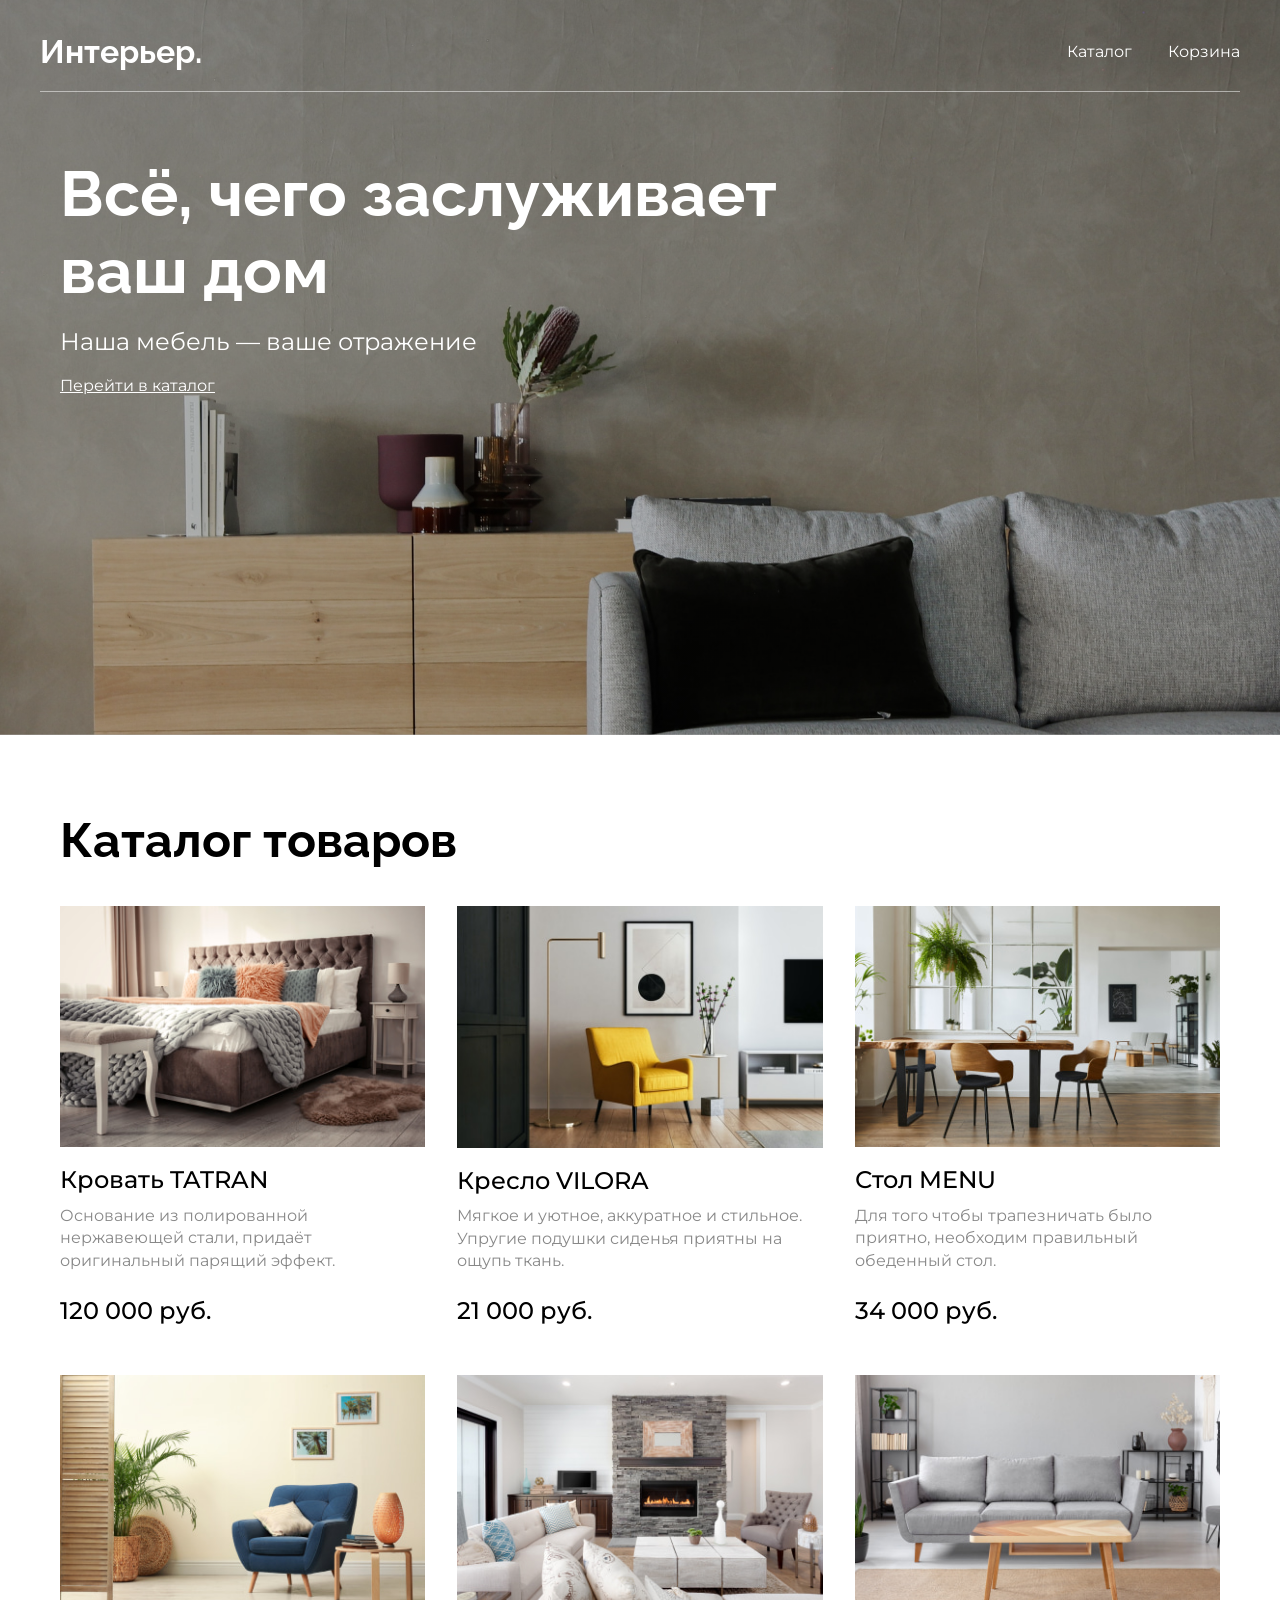
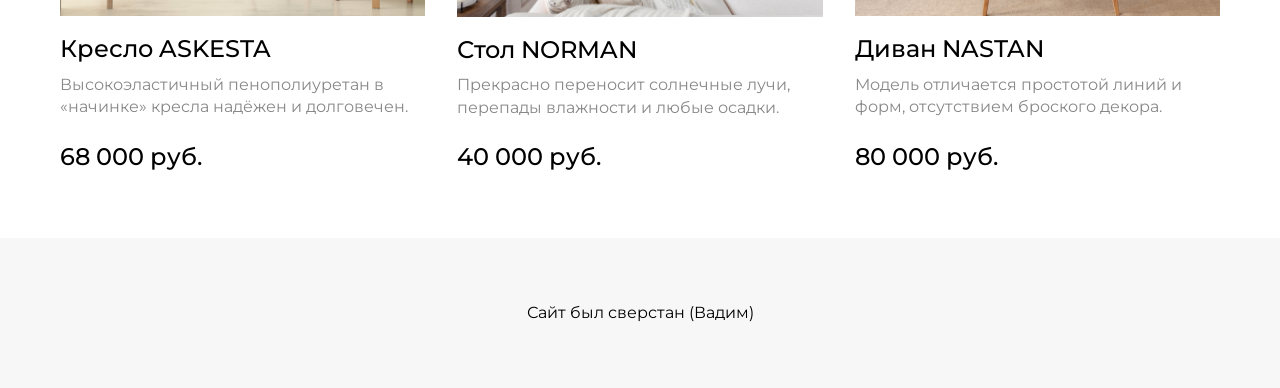
<file: index.html>
<!DOCTYPE html>
<html lang="ru">
<head>
  <meta charset="UTF-8" />
  <meta name="viewport" content="width=device-width, initial-scale=1.0" />
  <title>Интерьер — Всё, чего заслуживает ваш дом</title>
  <link rel="preconnect" href="https://fonts.googleapis.com" />
  <link rel="preconnect" href="https://fonts.gstatic.com" crossorigin />
  <link href="https://fonts.googleapis.com/css2?family=Montserrat:wght@400;500;600;700&family=Raleway:wght@700&family=Roboto:wght@400;500&display=swap" rel="stylesheet" />
  <link rel="stylesheet" href="styles/style.css" />
</head>
<body>

  <section class="hero">
    <header>
      <div class="center header-flex">
        <a href="#" class="logo">Интерьер.</a>
        <nav>
          <a href="#catalog">Каталог</a>
          <a href="#">Корзина</a>
        </nav>
      </div>
    </header>

    <div class="center hero-content">
      <h1>Всё, чего заслуживает ваш дом</h1>
      <p class="hero-subtitle">Наша мебель — ваше отражение</p>
      <a href="#catalog" class="hero-link">Перейти в каталог</a>
    </div>
  </section>

  <section class="catalog" id="catalog">
    <div class="center">
      <h2>Каталог товаров</h2>
      <div class="products-grid">
        <div class="product-card">
          <img src="images/bed-tatran.jpg" alt="Кровать TATRAN" />
          <h3>Кровать TATRAN</h3>
          <p>Основание из полированной нержавеющей стали, придаёт оригинальный парящий эффект.</p>
          <span class="price">120 000 руб.</span>
        </div>
        <div class="product-card">
          <img src="images/chair-vilora.jpg" alt="Кресло VILORA" />
          <h3>Кресло VILORA</h3>
          <p>Мягкое и уютное, аккуратное и стильное. Упругие подушки сиденья приятны на ощупь ткань.</p>
          <span class="price">21 000 руб.</span>
        </div>
        <div class="product-card">
          <img src="images/table-menu.jpg" alt="Стол MENU" />
          <h3>Стол MENU</h3>
          <p>Для того чтобы трапезничать было приятно, необходим правильный обеденный стол.</p>
          <span class="price">34 000 руб.</span>
        </div>
        <div class="product-card">
          <img src="images/chair-askesta.jpg" alt="Кресло ASKESTA" />
          <h3>Кресло ASKESTA</h3>
          <p>Высокоэластичный пенополиуретан в «начинке» кресла надёжен и долговечен.</p>
          <span class="price">68 000 руб.</span>
        </div>
        <div class="product-card">
          <img src="images/table-norman.jpg" alt="Стол NORMAN" />
          <h3>Стол NORMAN</h3>
          <p>Прекрасно переносит солнечные лучи, перепады влажности и любые осадки.</p>
          <span class="price">40 000 руб.</span>
        </div>
        <div class="product-card">
          <img src="images/sofa-nastan.jpg" alt="Диван NASTAN" />
          <h3>Диван NASTAN</h3>
          <p>Модель отличается простотой линий и форм, отсутствием броского декора.</p>
          <span class="price">80 000 руб.</span>
        </div>
      </div>
    </div>
  </section>

  <footer>
    <div class="center">
      <p>Сайт был сверстан (Вадим)</p>
    </div>
  </footer>

</body>
</html>
</file>
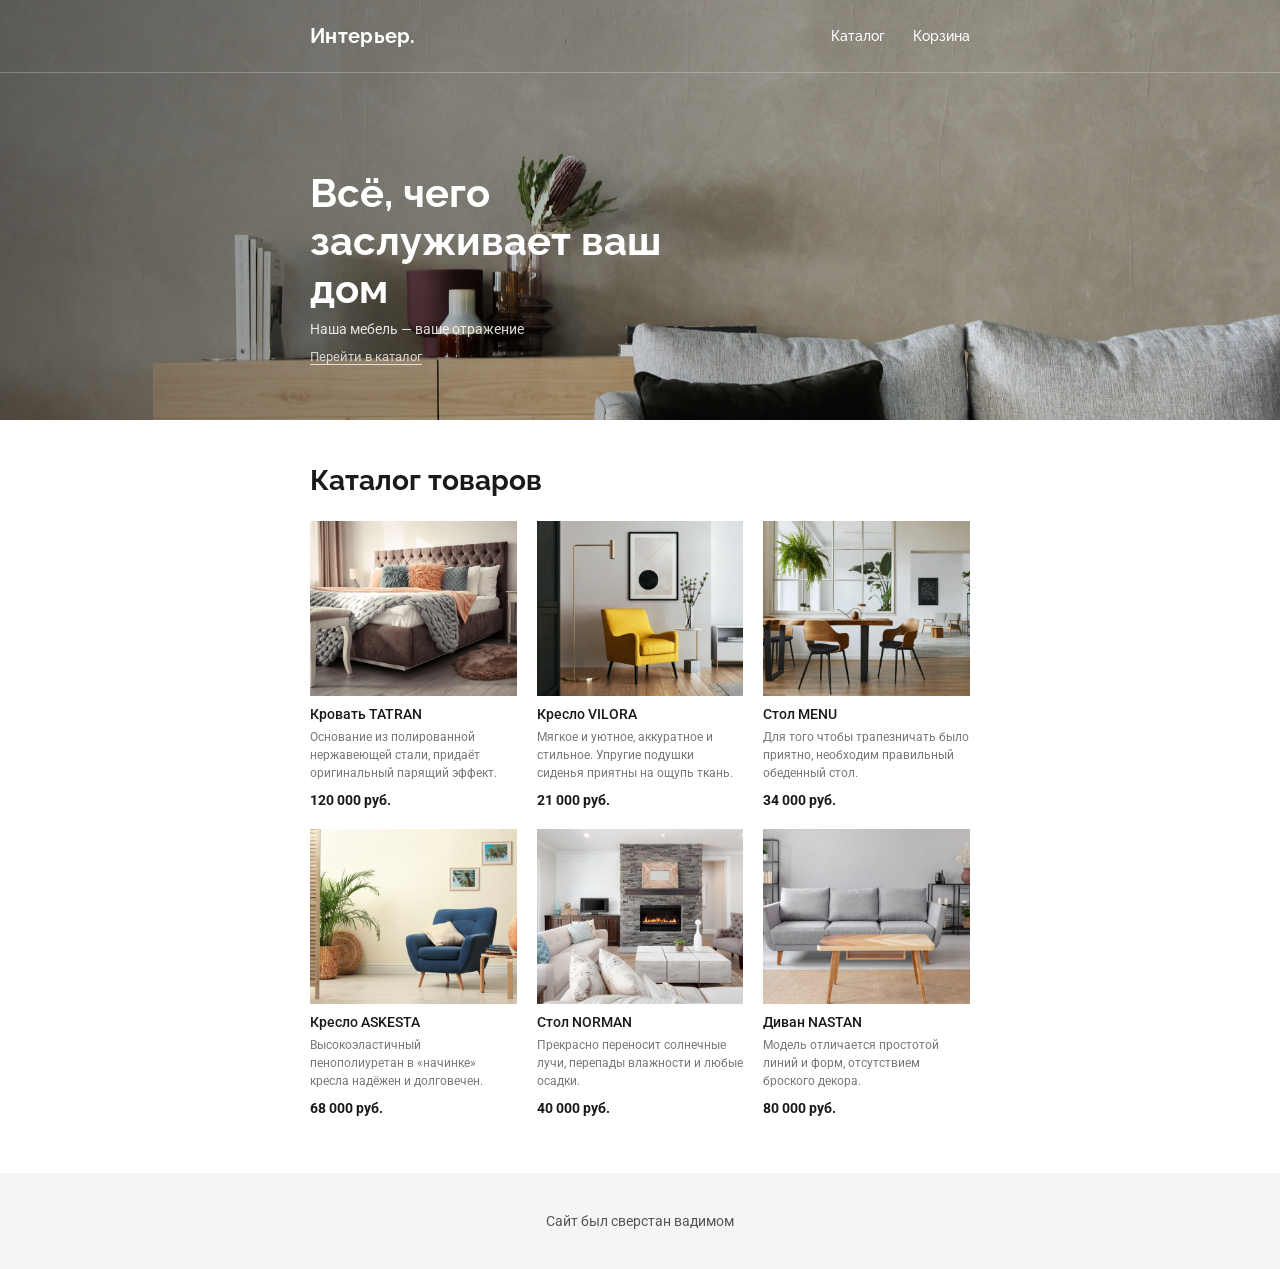
<file: mebel/index.html>
<!DOCTYPE html>
<html lang="ru">
<head>
  <meta charset="UTF-8" />
  <meta name="viewport" content="width=device-width, initial-scale=1.0" />
  <title>Интерьер — Всё, чего заслуживает ваш дом</title>

  <!-- Google Fonts: Raleway (заголовки/лого) + Roboto (текст) -->
  <link rel="preconnect" href="https://fonts.googleapis.com" />
  <link rel="preconnect" href="https://fonts.gstatic.com" crossorigin />
  <link
    href="https://fonts.googleapis.com/css2?family=Raleway:wght@500;700&family=Roboto:wght@400;500;700&display=swap"
    rel="stylesheet"
  />


  <link rel="stylesheet" href="styles/style.css" />
</head>
<body>


  <section class="hero">


    <header>
      <div class="center">
        <a href="#" class="logo">Интерьер.</a>
        <nav>
          <a href="#catalog">Каталог</a>
          <a href="#">Корзина</a>
        </nav>
      </div>
    </header>


    <div class="hero-content">
      <div class="center">
        <h1>Всё, чего заслуживает ваш дом</h1>
        <p class="hero-subtitle">Наша мебель — ваше отражение</p>
        <a href="#catalog" class="hero-link">Перейти в каталог</a>
      </div>
    </div>

  </section>

  <section class="catalog" id="catalog">
    <div class="center">
      <h2>Каталог товаров</h2>

      <div class="products-grid">


        <div class="product-card">
          <img src="images/bed-tatran.jpg" alt="Кровать TATRAN" />
          <h3>Кровать TATRAN</h3>
          <p>Основание из полированной нержавеющей стали, придаёт оригинальный парящий эффект.</p>
          <span class="price">120 000 руб.</span>
        </div>


        <div class="product-card">
          <img src="images/chair-vilora.jpg" alt="Кресло VILORA" />
          <h3>Кресло VILORA</h3>
          <p>Мягкое и уютное, аккуратное и стильное. Упругие подушки сиденья приятны на ощупь ткань.</p>
          <span class="price">21 000 руб.</span>
        </div>


        <div class="product-card">
          <img src="images/table-menu.jpg" alt="Стол MENU" />
          <h3>Стол MENU</h3>
          <p>Для того чтобы трапезничать было приятно, необходим правильный обеденный стол.</p>
          <span class="price">34 000 руб.</span>
        </div>


        <div class="product-card">
          <img src="images/chair-askesta.jpg" alt="Кресло ASKESTA" />
          <h3>Кресло ASKESTA</h3>
          <p>Высокоэластичный пенополиуретан в «начинке» кресла надёжен и долговечен.</p>
          <span class="price">68 000 руб.</span>
        </div>


        <div class="product-card">
          <img src="images/table-norman.jpg" alt="Стол NORMAN" />
          <h3>Стол NORMAN</h3>
          <p>Прекрасно переносит солнечные лучи, перепады влажности и любые осадки.</p>
          <span class="price">40 000 руб.</span>
        </div>

  
        <div class="product-card">
          <img src="images/sofa-nastan.jpg" alt="Диван NASTAN" />
          <h3>Диван NASTAN</h3>
          <p>Модель отличается простотой линий и форм, отсутствием броского декора.</p>
          <span class="price">80 000 руб.</span>
        </div>

      </div>
    </div>
  </section>


  <footer>
    <p>Сайт был сверстан вадимом</p>
  </footer>

</body>
</html>
</file>
<file: styles/style.css>
/* --- Сброс стилей --- */
* {
  margin: 0;
  padding: 0;
  box-sizing: border-box;
}

body {
  /* Основной шрифт теперь Montserrat */
  font-family: 'Montserrat', sans-serif;
  color: #000;
  line-height: 1.4;
}

/* Выравнивание по центру */
.center {
  max-width: 1200px;
  margin: 0 auto;
  padding: 0 20px;
}

/* --- HEADER --- */
header {
  padding-top: 30px;
}

header .center {
  /* Убираем боковые отступы у хэдера согласно замечанию */
  padding-left: 0;
  padding-right: 0;
}

.header-flex {
  display: flex;
  justify-content: space-between;
  align-items: center;
  border-bottom: 1px solid rgba(255, 255, 255, 0.5); /* Линия-разделитель */
  padding-bottom: 16px;
}

.logo {
  font-family: 'Raleway', sans-serif;
  font-size: 32px;
  font-weight: 700;
  color: #fff;
  text-decoration: none;
}

nav a {
  color: #fff;
  text-decoration: none;
  margin-left: 32px;
  font-size: 16px;
}

/* --- HERO SECTION --- */
.hero {
  background-image: linear-gradient(rgba(0, 0, 0, 0.3), rgba(0, 0, 0, 0.3)), url('../images/hero-bg.jpg');
  background-size: cover;
  background-position: center;
  min-height: 735px;
  color: #fff;
}

.hero-content {
  /* Отступ заголовка */
  padding-top: 64px;
}

.hero h1 {
  font-family: 'Raleway', sans-serif;
  font-size: 64px;
  line-height: 1.2;
  font-weight: 700;
  max-width: 780px;
  margin-bottom: 16px;
}

.hero-subtitle {
  font-size: 24px;
  margin-bottom: 16px;
}

.hero-link {
  color: #fff;
  font-size: 16px;
  text-decoration: underline;
}

/* --- CATALOG --- */
.catalog {
  /* Верхний отступ секции увеличен для соответствия макету */
  padding: 72px 0 64px;
}

.catalog h2 {
  font-family: 'Raleway', sans-serif;
  font-size: 48px;
  font-weight: 700;
  margin-bottom: 32px;
}

/* Сетка товаров переведена на Flexbox */
.products-grid {
  display: flex;
  flex-wrap: wrap;
  gap: 48px 32px; /* Сохраняем твои отступы */
}

.product-card {
  display: flex;
  flex-direction: column;
  /* Ширина для 3-х колонок (100% - 2 отступа по 32px) / 3 */
  width: calc((100% - 64px) / 3);
}

.product-card img {
  width: 100%;
  height: auto;
  margin-bottom: 16px;
}

.product-card h3 {
  font-size: 24px;
  font-weight: 500;
  margin-bottom: 8px;
}

.product-card p {
  font-size: 16px;
  color: #888;
  /* Установлен отступ 21px до цены */
  margin-bottom: 21px;
}

.product-card .price {
  font-size: 24px;
  font-weight: 500;
  margin-top: auto;
}

/* --- FOOTER --- */
footer {
  background-color: #f7f7f7;
  padding: 64px 0;
  text-align: center;
}

footer p {
  font-size: 16px;
  color: #000;
}
</file>
<file: mebel/styles/style.css>
* {
  margin: 0;
  padding: 0;
  box-sizing: border-box;
}

body {
  font-family: 'Roboto', sans-serif;
  background-color: #fff;
  color: #1a1a1a;
}


.center {
  max-width: 660px;
  margin: 0 auto;
}


header {
  position: absolute;
  top: 0;
  left: 0;
  right: 0;
  z-index: 10;
  padding: 24px 0;
  border-bottom: 1px solid rgba(255, 255, 255, 0.25);
}

header .center {
  display: flex;
  justify-content: space-between;
  align-items: center;
}

.logo {
  font-family: 'Raleway', sans-serif;
  font-size: 20px;
  font-weight: 700;
  color: #fff;
  text-decoration: none;
  letter-spacing: 0.3px;
}

nav {
  display: flex;
  gap: 28px;
}

nav a {
  font-family: 'Raleway', sans-serif;
  color: #fff;
  text-decoration: none;
  font-size: 14px;
  font-weight: 500;
}

nav a:hover {
  text-decoration: underline;
}


.hero {
  position: relative;
  height: 420px;
  background-image: url('../images/hero-bg.jpg');
  background-size: cover;
  background-position: center;
  background-color: #9aaa97;
  display: flex;
  align-items: flex-end;
}

.hero::before {
  content: '';
  position: absolute;
  inset: 0;
  background: linear-gradient(
    to right,
    rgba(0, 0, 0, 0.50) 0%,
    rgba(0, 0, 0, 0.10) 65%,
    transparent 100%
  );
}

.hero-content {
  position: relative;
  z-index: 2;
  padding-bottom: 56px;
  width: 100%;
}

.hero-content .center {
  display: flex;
  flex-direction: column;
  align-items: flex-start;
}

.hero h1 {
  font-family: 'Raleway', sans-serif;
  font-size: 40px;
  font-weight: 700;
  color: #fff;
  line-height: 1.2;
  max-width: 420px;
  margin-bottom: 8px;
}

.hero-subtitle {
  font-family: 'Roboto', sans-serif;
  font-size: 14px;
  color: rgba(255, 255, 255, 0.85);
  margin-bottom: 12px;
  font-weight: 400;
}

.hero-link {
  font-family: 'Roboto', sans-serif;
  font-size: 13px;
  color: rgba(255, 255, 255, 0.75);
  text-decoration: underline;
  text-underline-offset: 3px;
}

.hero-link:hover {
  color: #fff;
}


.catalog {
  padding: 44px 0 56px;
}

.catalog h2 {
  font-family: 'Raleway', sans-serif;
  font-size: 28px;
  font-weight: 700;
  margin-bottom: 24px;
  color: #1a1a1a;
}

.products-grid {
  display: flex;
  flex-wrap: wrap;
  gap: 20px;
}

.product-card {
  flex: 1 1 calc(33.333% - 14px);
  min-width: 180px;
}

.product-card img {
  width: 100%;
  height: 175px;
  object-fit: cover;
  display: block;
  background: linear-gradient(135deg, #d8d0c8 0%, #c4b49a 100%);
}

.product-card h3 {
  font-family: 'Roboto', sans-serif;
  font-size: 14px;
  font-weight: 500;
  margin-top: 10px;
  margin-bottom: 6px;
  color: #1a1a1a;
}

.product-card p {
  font-family: 'Roboto', sans-serif;
  font-size: 12px;
  color: #777;
  line-height: 1.5;
  margin-bottom: 8px;
  font-weight: 400;
}

.product-card .price {
  font-family: 'Roboto', sans-serif;
  font-size: 14px;
  font-weight: 700;
  color: #1a1a1a;
}


footer {
  background-color: #f5f5f5;
  padding: 40px 20px;
  text-align: center;
  font-family: 'Roboto', sans-serif;
  font-size: 14px;
  color: #555;
}
</file>
